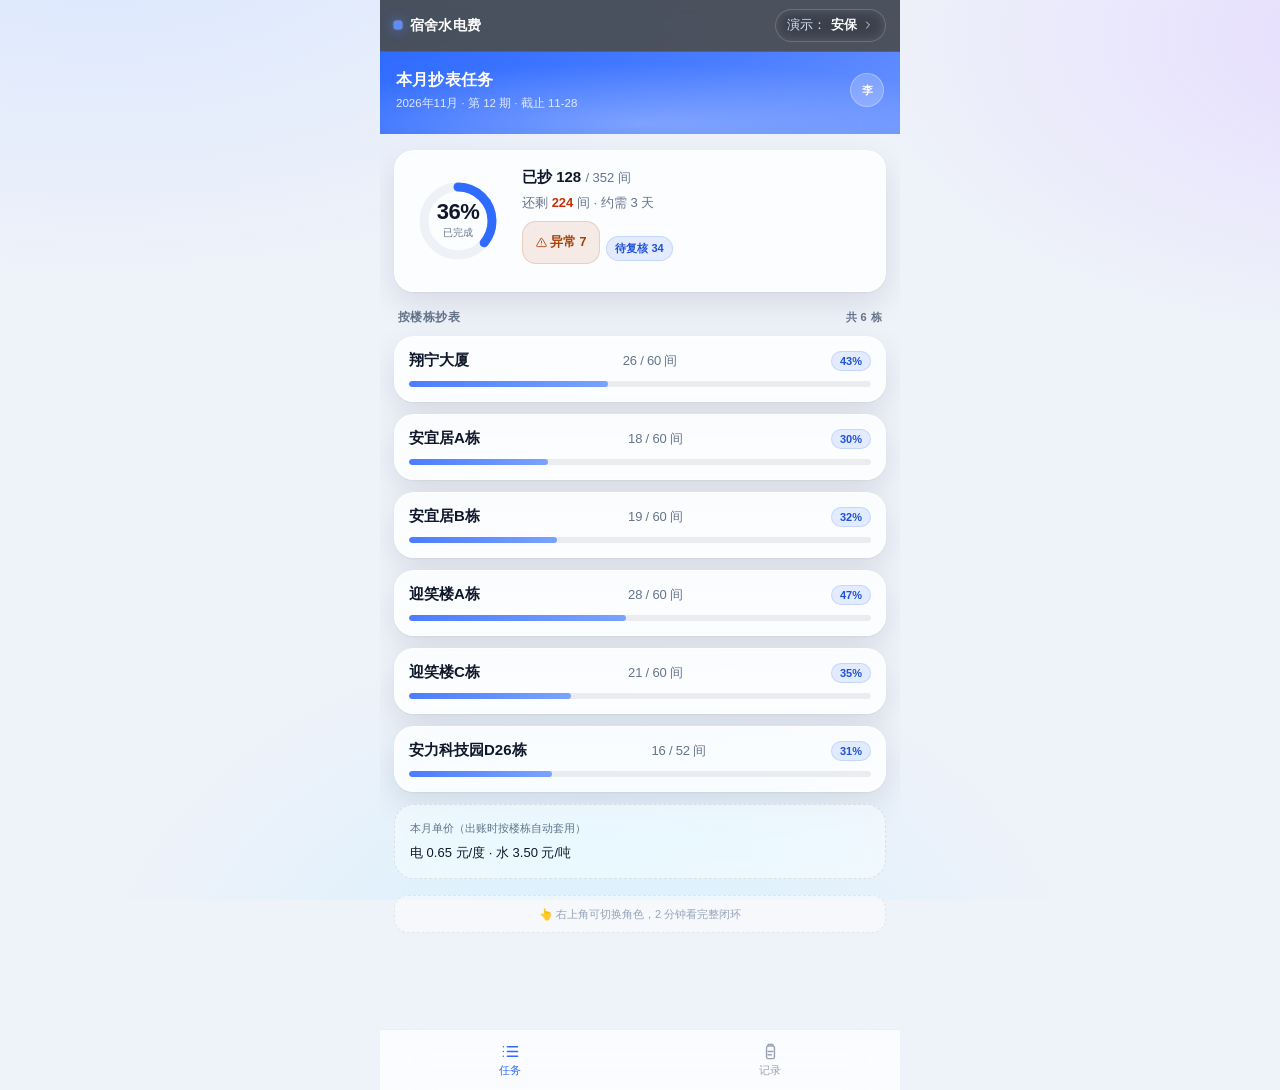
<file: index.html>
<!DOCTYPE html>
<html lang="zh-CN">
<head>
<meta charset="utf-8" />
<meta name="viewport" content="width=device-width, initial-scale=1, viewport-fit=cover" />
<title>宿舍水电费管理</title>
<meta name="theme-color" content="#0d1420" />
<meta name="description" content="宿舍水电费管理：拍照抄表、自动出账、员工确认、工资代扣" />
<link rel="manifest" href="manifest.webmanifest" />
<link rel="stylesheet" href="css/base.css" />
<link rel="stylesheet" href="css/components.css" />
<link rel="stylesheet" href="css/pages.css" />
</head>
<body>
<div id="app"></div>

<!-- 老浏览器兼容补丁：部分手机自带浏览器内核较旧，缺 closest / startsWith 会让页面"点不动" -->
<script>
(function () {
  if (!Element.prototype.matches) {
    Element.prototype.matches = Element.prototype.msMatchesSelector ||
      Element.prototype.webkitMatchesSelector;
  }
  if (!Element.prototype.closest) {
    Element.prototype.closest = function (sel) {
      var el = this;
      while (el && el.nodeType === 1) {
        if (el.matches && el.matches(sel)) return el;
        el = el.parentElement || el.parentNode;
      }
      return null;
    };
  }
  if (!String.prototype.startsWith) {
    String.prototype.startsWith = function (s, pos) {
      var p = pos || 0;
      return this.substring(p, p + s.length) === s;
    };
  }
})();
</script>

<script src="js/util.js"></script>
<script src="js/seed.js"></script>
<script src="js/store.js"></script>
<script src="js/domain.js"></script>
<script src="js/perm.js"></script>
<script src="js/ocr.js"></script>
<script src="js/ui.js"></script>
<script src="js/pages/guard.js"></script>
<script src="js/pages/supervisor.js"></script>
<script src="js/pages/manager.js"></script>
<script src="js/pages/finance.js"></script>
<script src="js/pages/admin.js"></script>
<script src="js/pages/report.js"></script>
<script src="js/pages/employee.js"></script>
<script src="js/router.js"></script>
<script src="js/app.js"></script>
</body>
</html>
</file>
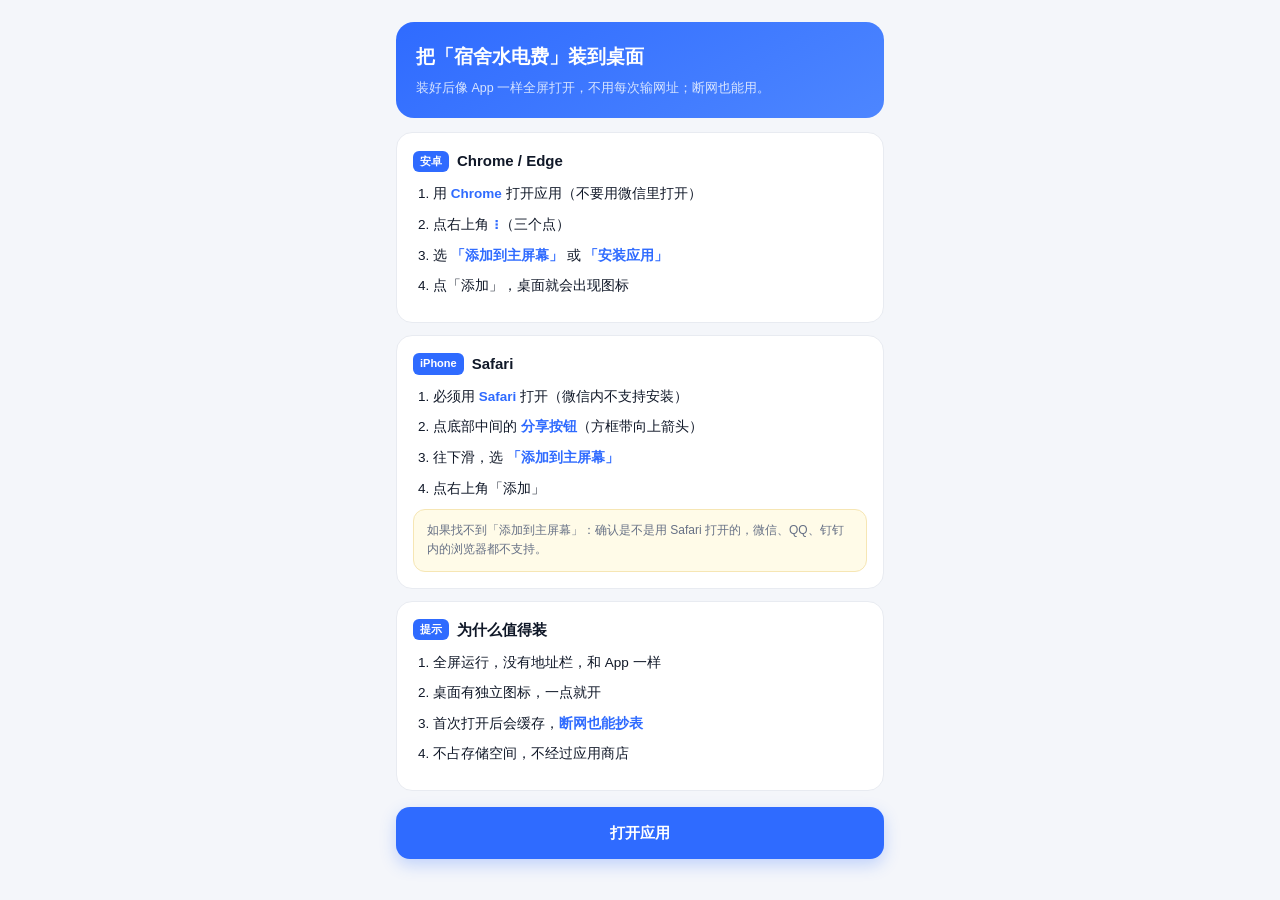
<file: install.html>
<!DOCTYPE html>
<html lang="zh-CN">
<head>
<meta charset="utf-8" />
<meta name="viewport" content="width=device-width, initial-scale=1, viewport-fit=cover" />
<title>安装到手机桌面 · 宿舍水电费管理</title>
<meta name="theme-color" content="#0d1420" />
<style>
  :root{--pri:#2f6bff;--ink:#101828;--sub:#667085;--line:#e8ebf1;--bg:#f4f6fa;}
  *{box-sizing:border-box}
  body{margin:0;background:var(--bg);color:var(--ink);
    font-family:-apple-system,BlinkMacSystemFont,"PingFang SC","Microsoft YaHei","Segoe UI",sans-serif;
    line-height:1.6;-webkit-font-smoothing:antialiased}
  .wrap{max-width:520px;margin:0 auto;padding:22px 16px 40px}
  .hero{background:linear-gradient(150deg,#2f6bff,#4d86ff);color:#fff;border-radius:18px;padding:20px;margin-bottom:14px}
  .hero h1{margin:0;font-size:19px}
  .hero p{margin:6px 0 0;font-size:12.5px;color:#d7e4ff}
  .card{background:#fff;border:1px solid var(--line);border-radius:16px;padding:16px;margin-bottom:12px}
  .card h2{margin:0 0 10px;font-size:15px;display:flex;align-items:center;gap:8px}
  .tag{font-size:11px;font-weight:700;color:#fff;background:var(--pri);border-radius:6px;padding:2px 7px}
  ol{margin:0;padding-left:20px}
  li{font-size:13.5px;margin-bottom:9px}
  li b{color:var(--pri)}
  .note{font-size:12px;color:var(--sub);background:#fffbe8;border:1px solid #f6e6b4;border-radius:12px;padding:11px 13px;margin-top:10px}
  .btn{display:block;text-align:center;background:var(--pri);color:#fff;text-decoration:none;
    border-radius:14px;padding:14px;font-weight:700;font-size:15px;margin-top:16px;
    box-shadow:0 6px 16px rgba(47,107,255,.26)}
  .installed{display:none;background:#e7f7f1;color:#0f9d6e;border:1px solid #bfe9d8;
    border-radius:12px;padding:12px 14px;font-size:13px;font-weight:600;margin-bottom:12px}
  .kbd{background:#f1f3f7;border-radius:5px;padding:1px 6px;font-size:12px}
</style>
</head>
<body>
<div class="wrap">
  <div class="hero">
    <h1>把「宿舍水电费」装到桌面</h1>
    <p>装好后像 App 一样全屏打开，不用每次输网址；断网也能用。</p>
  </div>

  <div id="installed" class="installed">✅ 已经装好了，返回到应用即可全屏使用。</div>

  <div class="card">
    <h2><span class="tag">安卓</span> Chrome / Edge</h2>
    <ol>
      <li>用 <b>Chrome</b> 打开应用（不要用微信里打开）</li>
      <li>点右上角 <b>⋮</b>（三个点）</li>
      <li>选 <b>「添加到主屏幕」</b> 或 <b>「安装应用」</b></li>
      <li>点「添加」，桌面就会出现图标</li>
    </ol>
  </div>

  <div class="card">
    <h2><span class="tag">iPhone</span> Safari</h2>
    <ol>
      <li>必须用 <b>Safari</b> 打开（微信内不支持安装）</li>
      <li>点底部中间的 <b>分享按钮</b>（方框带向上箭头）</li>
      <li>往下滑，选 <b>「添加到主屏幕」</b></li>
      <li>点右上角「添加」</li>
    </ol>
    <div class="note">如果找不到「添加到主屏幕」：确认是不是用 Safari 打开的，微信、QQ、钉钉内的浏览器都不支持。</div>
  </div>

  <div class="card">
    <h2><span class="tag">提示</span> 为什么值得装</h2>
    <ol>
      <li>全屏运行，没有地址栏，和 App 一样</li>
      <li>桌面有独立图标，一点就开</li>
      <li>首次打开后会缓存，<b>断网也能抄表</b></li>
      <li>不占存储空间，不经过应用商店</li>
    </ol>
  </div>

  <a class="btn" id="back" href="./index.html">打开应用</a>
</div>

<script>
  (function () {
    var standalone = (window.matchMedia && window.matchMedia('(display-mode: standalone)').matches)
      || window.navigator.standalone === true;
    if (standalone) document.getElementById('installed').style.display = 'block';
    // 带上来源参数，方便从扫码页返回
    if (location.search) {
      document.getElementById('back').href = './index.html' + location.search;
    }
  })();
</script>
</body>
</html>
</file>
<file: css/base.css>
/* 基础：设计变量 / 重置 / 布局 / 排版 / 顶部条
 * 视觉基调：iOS 玻璃质感 —— 半透明层 + 背景模糊 + 发丝边 + 柔和投影
 */
:root {
  /* 主色 */
  --pri: #2f6bff;
  --pri-d: #1f52d6;
  --pri-l: #eaf0ff;

  /* 中性色 */
  --ink: #0f172a;
  --sub: #64748b;
  --line: rgba(15, 23, 42, .08);

  /* 玻璃 */
  --glass: rgba(255, 255, 255, .62);
  --glass-strong: rgba(255, 255, 255, .82);
  --glass-line: rgba(255, 255, 255, .72);
  --glass-dark: rgba(13, 20, 32, .72);
  --blur: 20px;
  --blur-sm: 10px;

  /* 形状与投影 */
  --r: 20px;
  --r-sm: 14px;
  --shadow-1: 0 1px 2px rgba(16, 24, 40, .05);
  --shadow-2: 0 12px 32px rgba(16, 24, 40, .10);
  --shadow-3: 0 24px 60px rgba(16, 24, 40, .16);

  /* 背景 */
  --bg: #eef2f9;
}

* { box-sizing: border-box; -webkit-tap-highlight-color: transparent; }
html, body { margin: 0; padding: 0; }

body {
  font-family: -apple-system, BlinkMacSystemFont, "SF Pro SC", "PingFang SC", "Microsoft YaHei", "Segoe UI", sans-serif;
  color: var(--ink);
  font-size: 14px;
  line-height: 1.5;
  -webkit-font-smoothing: antialiased;
  text-rendering: optimizeLegibility;

  /* 三层柔光叠在浅灰底上，让玻璃有东西可以"透" */
  background:
    radial-gradient(1100px 620px at 8% -12%, #d9e6ff 0%, rgba(217, 230, 255, 0) 62%),
    radial-gradient(900px 520px at 108% 4%, #e6ddff 0%, rgba(230, 221, 255, 0) 58%),
    radial-gradient(860px 640px at 46% 112%, #d6f1ff 0%, rgba(214, 241, 255, 0) 58%),
    var(--bg);
  background-attachment: fixed;
  min-height: 100vh;
}

button, input, textarea { font-family: inherit; }
button { cursor: pointer; }
h1, h2, h3, p, ul { margin: 0; }
ul { padding: 0; list-style: none; }

/* ---------- 打开动画 & 无障碍 ---------- */
@keyframes viewIn {
  from { opacity: 0; transform: translateY(8px) scale(.996); }
  to { opacity: 1; transform: none; }
}
@keyframes fadeIn { from { opacity: 0; } to { opacity: 1; } }

.view {
  max-width: 520px;
  margin: 0 auto;
  min-height: calc(100dvh - 47px);
  display: flex;
  flex-direction: column;
  position: relative;
  overflow-x: hidden;
  animation: viewIn .26s cubic-bezier(.22, .8, .24, 1);
}
.view.wide { max-width: 1100px; }

.body { flex: 1; padding: 14px 14px 96px; }

@media (prefers-reduced-motion: reduce) {
  .view { animation: none; }
  * { transition: none !important; }
}


/* 吸顶导航 + 内容之间留出安全间距，避免标题被遮住 */
html { scroll-padding-top: 100px; }
.view > .body { padding-top: 16px; }

/* ---------- 排版 ---------- */
.t1 { font-size: 11px; }
.t2 { font-size: 13px; }
.t3 { font-size: 15px; }
.muted { color: var(--sub); }
.bad { color: #c4320a; }
.ok { color: #0f9d6e; }
.ink { color: var(--ink); }
.num {
  font-variant-numeric: tabular-nums;
  font-feature-settings: "tnum";
  letter-spacing: -.2px;
}
.center { text-align: center; }
.right { text-align: right; }
.hint { font-size: 11px; color: #94a3b8; margin-top: 6px; line-height: 1.65; }
.row { display: flex; align-items: center; gap: 10px; }
.between { display: flex; align-items: center; justify-content: space-between; gap: 10px; }

/* ---------- 玻璃通用类 ---------- */
.glass {
  background: var(--glass);
  -webkit-backdrop-filter: blur(var(--blur)) saturate(180%);
  backdrop-filter: blur(var(--blur)) saturate(180%);
  border: 1px solid var(--glass-line);
}
.glass-dark {
  background: var(--glass-dark);
  -webkit-backdrop-filter: blur(var(--blur)) saturate(160%);
  backdrop-filter: blur(var(--blur)) saturate(160%);
  border-bottom: 1px solid rgba(255, 255, 255, .08);
}
/* 不支持 backdrop-filter 的浏览器退回实色，保证可读 */
@supports not ((backdrop-filter: blur(1px)) or (-webkit-backdrop-filter: blur(1px))) {
  .glass, .glass-dark { background: #fff; }
  .glass-dark { background: #0d1420; }
}

/* ---------- 顶部品牌条 ---------- */
.topbar {
  position: sticky; top: 0; z-index: 60;
  max-width: 520px; margin: 0 auto; width: 100%;
  display: flex; align-items: center; gap: 12px;
  padding: 9px 14px; color: #fff;
  background: var(--glass-dark);
  -webkit-backdrop-filter: blur(var(--blur)) saturate(160%);
  backdrop-filter: blur(var(--blur)) saturate(160%);
  border-bottom: 1px solid rgba(255, 255, 255, .08);
}
body.wide .topbar { max-width: 1100px; }
.brand { display: flex; align-items: center; gap: 8px; font-weight: 700; font-size: 14px; letter-spacing: .2px; }
.brand i {
  width: 8px; height: 8px; border-radius: 3px; background: #5b8cff;
  box-shadow: 0 0 12px #3d7bff, 0 0 2px #fff;
}

/* ---------- 角色切换器 ---------- */
.roleswitch { margin-left: auto; position: relative; }
.roleswitch summary {
  list-style: none; cursor: pointer; font-size: 12.5px; color: #dbe6fb;
  background: rgba(255, 255, 255, .12);
  border: 1px solid rgba(255, 255, 255, .18);
  padding: 6px 11px; border-radius: 99px;
  display: flex; align-items: center; gap: 5px;
  transition: background .18s ease, transform .12s ease;
  -webkit-backdrop-filter: blur(8px);
  backdrop-filter: blur(8px);
}
.roleswitch summary:hover { background: rgba(255, 255, 255, .18); }
.roleswitch summary:active { transform: scale(.97); }
.roleswitch summary::-webkit-details-marker { display: none; }
.roleswitch summary b { color: #fff; }

.roleswitch .menu {
  position: absolute; right: 0; top: calc(100% + 10px); width: 240px;
  color: var(--ink); border-radius: 18px; padding: 7px;
  background: rgba(255, 255, 255, .88);
  -webkit-backdrop-filter: blur(28px) saturate(200%);
  backdrop-filter: blur(28px) saturate(200%);
  border: 1px solid rgba(255, 255, 255, .8);
  box-shadow: var(--shadow-3);
  z-index: 80;
  animation: viewIn .18s cubic-bezier(.22, .8, .24, 1);
}
.menu-t { font-size: 11px; color: var(--sub); padding: 8px 10px 5px; }
.roleswitch .menu button {
  width: 100%; display: flex; align-items: center; justify-content: space-between;
  gap: 8px; border: 0; background: transparent; color: var(--ink);
  padding: 10px 10px; border-radius: 11px; font-size: 13px; text-align: left;
  transition: background .15s ease;
}
.roleswitch .menu button:hover { background: rgba(47, 107, 255, .08); }
.roleswitch .menu button.on { background: var(--pri); color: #fff; font-weight: 600; }
.roleswitch .menu button.danger { color: #c4320a; }
.menu-sep { height: 1px; background: rgba(15, 23, 42, .08); margin: 6px 6px; }

/* ---------- 轻提示 ---------- */
.toast {
  position: fixed; left: 50%; bottom: 92px; transform: translateX(-50%);
  background: rgba(15, 23, 42, .88);
  -webkit-backdrop-filter: blur(16px) saturate(180%);
  backdrop-filter: blur(16px) saturate(180%);
  border: 1px solid rgba(255, 255, 255, .12);
  color: #fff; font-size: 13px;
  padding: 11px 16px; border-radius: 14px; z-index: 999; max-width: 82vw;
  box-shadow: var(--shadow-2);
  animation: toastIn .18s cubic-bezier(.22, .8, .24, 1);
}
.toast.out { opacity: 0; transition: opacity .3s ease; }
@keyframes toastIn {
  from { opacity: 0; transform: translate(-50%, 10px) scale(.98); }
  to { opacity: 1; transform: translate(-50%, 0) scale(1); }
}
</file>
<file: css/components.css>
/* 通用组件：玻璃卡片 / 按钮 / 徽章 / 列表 / 进度条 */

/* ---------- 卡片 ---------- */
.card {
  background: var(--glass-strong);
  -webkit-backdrop-filter: blur(var(--blur)) saturate(180%);
  backdrop-filter: blur(var(--blur)) saturate(180%);
  border: 1px solid var(--glass-line);
  border-radius: var(--r);
  padding: 15px;
  box-shadow: var(--shadow-1), var(--shadow-2);
  margin-bottom: 12px;
  display: block;
  width: 100%;
  text-align: left;
  color: inherit;
  font-size: inherit;
  transition: transform .16s cubic-bezier(.22, .8, .24, 1), box-shadow .2s ease;
}
@supports not ((backdrop-filter: blur(1px)) or (-webkit-backdrop-filter: blur(1px))) {
  .card { background: #fff; }
}
.card.tight { padding: 12px; }
.card.soft {
  background: rgba(255, 255, 255, .48);
  border-style: dashed;
  border-color: rgba(15, 23, 42, .10);
  box-shadow: none;
}
.card.notice {
  background: rgba(255, 246, 219, .82);
  border-color: rgba(230, 190, 90, .35);
  font-size: 12.5px;
  color: #8a5b00;
  display: flex;
  gap: 8px;
  align-items: center;
}
/* 可点的卡片按下有回弹，给出"按到了"的确认感 */
button.card:active, a.card:active { transform: scale(.985); }
@media (hover: hover) {
  button.card:hover { box-shadow: var(--shadow-1), 0 16px 40px rgba(16, 24, 40, .13); transform: translateY(-1px); }
}

/* ---------- 徽章 ---------- */
.chip {
  display: inline-flex; align-items: center; gap: 3px; font-size: 11px; font-weight: 600;
  padding: 3px 8px; border-radius: 99px; white-space: nowrap;
  border: 1px solid transparent;
}
.chip.todo { background: rgba(241, 243, 247, .9); color: #667085; border-color: rgba(15, 23, 42, .06); }
.chip.pri { background: rgba(47, 107, 255, .12); color: #1f52d6; border-color: rgba(47, 107, 255, .16); }
.chip.done { background: rgba(15, 157, 110, .12); color: #0b7f59; border-color: rgba(15, 157, 110, .18); }
.chip.warn { background: rgba(181, 71, 8, .10); color: #a34107; border-color: rgba(181, 71, 8, .18); }
.chip.bad { background: rgba(196, 50, 10, .10); color: #b02c08; border-color: rgba(196, 50, 10, .18); }

/* ---------- 按钮 ---------- */
.btn {
  display: flex; align-items: center; justify-content: center; gap: 6px;
  border: 0; border-radius: 16px; height: 48px; font-size: 15px; font-weight: 600;
  background: linear-gradient(180deg, #4b7dff 0%, #2f6bff 100%);
  color: #fff; width: 100%;
  box-shadow: 0 1px 0 rgba(255, 255, 255, .28) inset, 0 8px 20px rgba(47, 107, 255, .28);
  transition: transform .12s cubic-bezier(.22, .8, .24, 1), box-shadow .2s ease, filter .2s ease;
  letter-spacing: .2px;
}
.btn:active { transform: scale(.975); box-shadow: 0 1px 0 rgba(255, 255, 255, .2) inset, 0 4px 12px rgba(47, 107, 255, .24); }
@media (hover: hover) { .btn:hover { filter: brightness(1.03); } }

.btn.ghost {
  background: rgba(255, 255, 255, .72);
  -webkit-backdrop-filter: blur(10px);
  backdrop-filter: blur(10px);
  color: #344054;
  border: 1px solid rgba(15, 23, 42, .08);
  box-shadow: var(--shadow-1);
}
.btn.soft { background: rgba(47, 107, 255, .10); color: #1f52d6; box-shadow: none; }
.btn.danger { background: rgba(196, 50, 10, .10); color: #b02c08; border: 1px solid rgba(196, 50, 10, .16); box-shadow: none; }
.btn.sm {
  height: 34px; font-size: 12.5px; border-radius: 11px; width: auto; padding: 0 14px;
  box-shadow: 0 6px 14px rgba(47, 107, 255, .18); display: inline-flex;
}
.btn.sm.ghost, .btn.sm.soft, .btn.sm.danger { box-shadow: none; }

/* 键盘可达性 */
.btn:focus-visible, .card:focus-visible, .listline:focus-visible {
  outline: 2px solid var(--pri);
  outline-offset: 2px;
}

/* ---------- 进度条 ---------- */
.pbar { height: 6px; border-radius: 99px; background: rgba(15, 23, 42, .07); overflow: hidden; }
.pbar i {
  display: block; height: 100%; border-radius: 99px;
  background: linear-gradient(90deg, #4b7dff, #7aa2ff);
  transition: width .5s cubic-bezier(.22, .8, .24, 1);
}

/* ---------- 列表行 ---------- */
.listline {
  display: flex; align-items: center; gap: 10px; padding: 12px 2px;
  border-bottom: 1px solid rgba(15, 23, 42, .06);
  width: 100%; background: none; border-left: 0; border-right: 0; border-top: 0;
  text-align: left; color: inherit; font-size: inherit;
  transition: background .15s ease;
}
.listline:last-child { border-bottom: 0; }
.listline:active { background: rgba(47, 107, 255, .06); }
.listline.static { cursor: default; }
.listline.static:active { background: none; }

.roomno {
  width: 38px; height: 38px; flex: 0 0 38px; border-radius: 12px;
  background: rgba(15, 23, 42, .05);
  display: flex; align-items: center; justify-content: center;
  font-size: 11px; font-weight: 800; color: #667085;
}
.roomno.done { background: rgba(15, 157, 110, .12); color: #0b7f59; }
.ll-main { flex: 1; min-width: 0; display: flex; flex-direction: column; gap: 1px; }
.ll-right { display: flex; flex-direction: column; align-items: flex-end; }
.arrow { color: #c3cad6; margin-left: auto; display: flex; }
.floor { font-size: 11px; color: #94a3b8; padding: 10px 4px 4px; font-weight: 600; }

/* ---------- 空态 ---------- */
.empty { padding: 48px 24px; text-align: center; color: var(--sub); }
.empty-ic {
  width: 58px; height: 58px; border-radius: 20px;
  background: rgba(47, 107, 255, .10);
  color: var(--pri);
  display: flex; align-items: center; justify-content: center; margin: 0 auto 14px;
  box-shadow: 0 1px 0 rgba(255, 255, 255, .6) inset;
}
.empty-t { font-size: 15px; font-weight: 700; color: var(--ink); }
.empty-d { font-size: 12px; margin: 6px 0 14px; line-height: 1.7; }

.money { font-variant-numeric: tabular-nums; letter-spacing: -.2px; }
</file>
<file: css/pages.css>
/* 页面级样式：沿用 iOS 玻璃语言 */

/* ---------- 头部渐变区 ---------- */
.hero {
  background: linear-gradient(150deg, #2f6bff 0%, #4a7dff 55%, #6a93ff 100%);
  color: #fff; padding: 16px 16px 22px;
  position: relative; overflow: hidden;
}
.hero::after {
  content: ""; position: absolute; inset: auto -20% -60% -20%; height: 120px;
  background: radial-gradient(closest-side, rgba(255, 255, 255, .28), transparent);
  pointer-events: none;
}
.hero h1 { font-size: 16px; font-weight: 700; letter-spacing: .2px; }
.hero p { font-size: 11.5px; color: rgba(255, 255, 255, .82); margin-top: 3px; }
.avatar {
  width: 34px; height: 34px; border-radius: 50%;
  background: rgba(255, 255, 255, .22);
  border: 1px solid rgba(255, 255, 255, .3);
  -webkit-backdrop-filter: blur(8px); backdrop-filter: blur(8px);
  display: flex; align-items: center; justify-content: center; font-size: 11px; font-weight: 700;
}

/* ---------- 导航条（玻璃） ---------- */
.nav {
  display: flex; align-items: center; gap: 10px; padding: 11px 14px;
  position: sticky; top: 47px; z-index: 40;
  background: rgba(255, 255, 255, .74);
  -webkit-backdrop-filter: blur(var(--blur)) saturate(180%);
  backdrop-filter: blur(var(--blur)) saturate(180%);
  border-bottom: 1px solid rgba(15, 23, 42, .06);
}
@supports not ((backdrop-filter: blur(1px)) or (-webkit-backdrop-filter: blur(1px))) {
  .nav { background: #fff; }
}
.nav .back {
  width: 32px; height: 32px; border-radius: 11px; padding: 0;
  border: 1px solid rgba(15, 23, 42, .08);
  background: rgba(255, 255, 255, .8);
  display: flex; align-items: center; justify-content: center; color: #344054;
  transition: transform .12s ease, background .15s ease;
}
.nav .back:active { transform: scale(.94); }
.nav-mid { flex: 1; min-width: 0; }
.nav-mid h1 { font-size: 16px; font-weight: 700; letter-spacing: .2px; }
.nav-mid p { font-size: 11px; color: var(--sub); }
.nav-right { font-size: 11px; color: var(--sub); }

/* ---------- 进度卡 ---------- */
.prog { display: flex; align-items: center; gap: 16px; }
.ring { position: relative; flex: 0 0 auto; }
.ring svg { transform: rotate(-90deg); display: block; }
.ring-ctr { position: absolute; inset: 0; display: flex; flex-direction: column; align-items: center; justify-content: center; }
.ring-ctr b { font-size: 22px; line-height: 1; letter-spacing: -.5px; }
.ring-ctr i { font-size: 9.5px; color: var(--sub); font-style: normal; margin-top: 3px; }
.prog-info { flex: 1; }

.sec-title {
  display: flex; align-items: center; justify-content: space-between;
  margin: 16px 4px 10px; font-size: 12px; font-weight: 700; color: var(--sub);
  letter-spacing: .4px;
}

/* ---------- 楼栋卡片 ---------- */
.bld { padding: 14px; }
.bld .between { margin-bottom: 10px; }
.guide {
  text-align: center; font-size: 11px; color: #94a3b8; margin: 16px 0 0; padding: 10px;
  border-radius: 14px;
  background: rgba(255, 255, 255, .45);
  border: 1px dashed rgba(15, 23, 42, .08);
}

/* ---------- 底部 Tab（玻璃） ---------- */
.tabbar {
  position: sticky; bottom: 0; z-index: 50; display: flex; margin-top: auto;
  padding-bottom: env(safe-area-inset-bottom);
  background: rgba(255, 255, 255, .78);
  -webkit-backdrop-filter: blur(24px) saturate(180%);
  backdrop-filter: blur(24px) saturate(180%);
  border-top: 1px solid rgba(15, 23, 42, .06);
}
@supports not ((backdrop-filter: blur(1px)) or (-webkit-backdrop-filter: blur(1px))) {
  .tabbar { background: #fff; }
}
.tabbar .tab {
  flex: 1; display: flex; flex-direction: column; align-items: center; justify-content: center;
  gap: 3px; height: 60px; border: 0; background: none; font-size: 10.5px; color: #98a2b3;
  transition: color .15s ease, transform .12s ease;
}
.tabbar .tab:active { transform: scale(.94); }
.tabbar .tab.on { color: var(--pri); }
.tab-ic { display: flex; }

/* ---------- 抄表录入 ---------- */
.meter-card { padding: 14px; }
.meter-row { display: flex; gap: 12px; }
.thumb {
  width: 106px; height: 104px; flex: 0 0 106px; border-radius: 14px; padding: 0;
  border: 1.5px dashed rgba(15, 23, 42, .14);
  background: rgba(255, 255, 255, .5);
  color: #8a94a6;
  display: flex; flex-direction: column; align-items: center; justify-content: center; gap: 5px;
  font-size: 11px;
  transition: transform .12s ease, border-color .15s ease;
}
.thumb:active { transform: scale(.97); }
.thumb.has { border: 0; padding: 0; overflow: hidden; box-shadow: var(--shadow-1); }

.meter {
  display: flex; flex-direction: column; justify-content: space-between;
  background: linear-gradient(180deg, #1b212b, #12161d);
  border-radius: 12px; overflow: hidden; height: 104px; width: 100%;
  border: 1px solid rgba(255, 255, 255, .08);
}
.meter .mh { display: flex; justify-content: space-between; font-size: 7px; color: #9fb0c9; padding: 4px 6px 0; }
.meter .digits { display: flex; gap: 2px; justify-content: center; padding: 2px 0; }
.meter .digits span {
  background: #e9edf2; color: #111; font-weight: 800; font-size: 10px;
  padding: 1px 2px; border-radius: 2px; font-variant-numeric: tabular-nums;
  box-shadow: 0 1px 0 rgba(255, 255, 255, .8) inset;
}
.meter .digits span.red { background: #e5484d; color: #fff; }
.meter .wm { font-size: 6px; color: #8ea0bf; background: rgba(0, 0, 0, .38); padding: 2px 5px; }

.meter-input { flex: 1; min-width: 0; }
.numin {
  width: 100%; border: 1.5px solid rgba(15, 23, 42, .08);
  background: rgba(255, 255, 255, .72);
  border-radius: 14px; font-size: 28px; font-weight: 800; padding: 9px 12px;
  color: var(--ink); outline: none;
  font-variant-numeric: tabular-nums; letter-spacing: 1px;
  transition: border-color .15s ease, box-shadow .18s ease, background .15s ease;
}
.numin:focus {
  border-color: var(--pri); background: #fff;
  box-shadow: 0 0 0 4px rgba(47, 107, 255, .12);
}
.numin.err {
  border-color: rgba(196, 50, 10, .55);
  background: rgba(253, 236, 235, .75);
  color: #b02c08;
  animation: shake .18s ease 2;
}
.numin.err:focus { border-color: #c4320a; background: rgba(253, 236, 235, .9); box-shadow: 0 0 0 4px rgba(196, 50, 10, .12); }
@keyframes shake {
  0% { transform: translateX(0); }
  50% { transform: translateX(-3px); }
  100% { transform: translateX(0); }
}
.calc { font-size: 11.5px; color: var(--sub); margin-top: 6px; }
.calc b { color: var(--ink); font-size: 12.5px; }

.warn {
  background: rgba(254, 244, 230, .85);
  border: 1px solid rgba(230, 190, 90, .4);
  border-radius: 14px; padding: 11px 13px; margin-bottom: 12px;
  font-size: 12.5px; color: #a34107;
}
.warn.block { background: rgba(253, 236, 235, .9); border-color: rgba(196, 50, 10, .25); color: #b02c08; }
.warn div { display: flex; gap: 6px; align-items: flex-start; }
.req { color: #c4320a; font-weight: 700; }
textarea {
  width: 100%; border: 1.5px solid rgba(15, 23, 42, .08);
  background: rgba(255, 255, 255, .72);
  border-radius: 13px; padding: 10px 12px; font-size: 13px;
  resize: none; outline: none; color: var(--ink);
  transition: border-color .15s ease, box-shadow .18s ease;
}
textarea:focus { border-color: var(--pri); background: #fff; box-shadow: 0 0 0 4px rgba(47, 107, 255, .12); }

/* ---------- 底部操作条（玻璃） ---------- */
.footbar {
  position: sticky; bottom: 0; z-index: 45;
  padding: 11px 14px calc(13px + env(safe-area-inset-bottom));
  background: rgba(255, 255, 255, .82);
  -webkit-backdrop-filter: blur(24px) saturate(180%);
  backdrop-filter: blur(24px) saturate(180%);
  border-top: 1px solid rgba(15, 23, 42, .06);
}
@supports not ((backdrop-filter: blur(1px)) or (-webkit-backdrop-filter: blur(1px))) {
  .footbar { background: #fff; }
}
.total { font-size: 21px; color: #c4320a; letter-spacing: -.4px; }
.rules { margin-top: 8px; }
.rules li { font-size: 11px; color: var(--sub); line-height: 1.9; }

/* ---------- 底部弹层（玻璃） ---------- */
.mask {
  position: fixed; inset: 0; z-index: 90;
  background: rgba(15, 23, 42, .38);
  -webkit-backdrop-filter: blur(2px); backdrop-filter: blur(2px);
  display: flex; align-items: flex-end;
  animation: fadeIn .18s ease;
}
.mask .sheet {
  width: 100%; max-width: 520px; margin: 0 auto;
  background: rgba(255, 255, 255, .92);
  -webkit-backdrop-filter: blur(28px) saturate(200%);
  backdrop-filter: blur(28px) saturate(200%);
  border-radius: 24px 24px 0 0;
  border: 1px solid rgba(255, 255, 255, .8);
  border-bottom: 0;
  padding: 18px 16px calc(20px + env(safe-area-inset-bottom));
  animation: sheetUp .26s cubic-bezier(.22, .8, .24, 1);
}
@keyframes sheetUp { from { transform: translateY(48px); opacity: .5; } to { transform: none; opacity: 1; } }
.sheet h3 { font-size: 15px; margin-bottom: 4px; letter-spacing: .2px; }
.sheet .radio {
  display: flex; align-items: center; gap: 9px; padding: 12px;
  border: 1px solid rgba(15, 23, 42, .08); border-radius: 12px;
  margin-top: 8px; font-size: 13.5px; background: rgba(255, 255, 255, .7);
  width: 100%; text-align: left; color: inherit;
  transition: background .15s ease, border-color .15s ease, transform .12s ease;
}
.sheet .radio:active { transform: scale(.99); }
.sheet .radio.on { border-color: rgba(47, 107, 255, .5); background: rgba(47, 107, 255, .10); color: #1f52d6; font-weight: 600; }
.sheet .radio .c { width: 15px; height: 15px; border-radius: 99px; border: 1.5px solid #c7cfdd; flex: 0 0 auto; }
.sheet .radio.on .c { border: 5px solid var(--pri); }

/* ---------- 拍照页 ---------- */
.camera-screen { background: #0a0e14; flex: 1; display: flex; flex-direction: column; color: #fff; }
.viewfinder {
  position: relative; flex: 1; margin: 8px 16px 0; border-radius: 20px;
  background: radial-gradient(120% 90% at 50% 20%, #1a2029, #0d1117);
  display: flex; align-items: center; justify-content: center; min-height: 260px; overflow: hidden;
  border: 1px solid rgba(255, 255, 255, .08);
}
.viewfinder .frame {
  position: absolute; inset: 14px; border: 2px dashed rgba(255, 255, 255, .3);
  border-radius: 14px;
}
.viewfinder .big-meter { width: 78%; }
.viewfinder .big-meter .meter { height: 124px; }
.cam-badge {
  position: absolute; left: 14px; top: 14px; background: rgba(0, 0, 0, .55);
  color: #fff; font-size: 10px; padding: 4px 9px; border-radius: 8px;
  -webkit-backdrop-filter: blur(6px); backdrop-filter: blur(6px);
}
.cam-sim {
  position: absolute; right: 14px; bottom: 14px; color: #8ea0bf; font-size: 9.5px;
  background: rgba(0, 0, 0, .42); padding: 4px 8px; border-radius: 8px;
}
.cam-tip { font-size: 11px; color: #8ea0bf; text-align: center; margin: 12px 0; }
.cam-actions { display: flex; gap: 12px; padding: 0 18px 24px; }
.cam-actions .btn { flex: 1; }


/* 员工账单：账期大字 */
.bill-period {
  font-size: 26px; font-weight: 800; letter-spacing: -.6px;
  margin: 14px 0 2px; line-height: 1.2;
}

/* ---------- 员工端 ---------- */
.bill-hero {
  background: linear-gradient(150deg, #0f3f8f 0%, #2f6bff 60%, #5b8cff 100%);
  color: #fff; padding: 16px 16px 48px;
  position: relative; overflow: hidden;
}
.bill-hero::after {
  content: ""; position: absolute; right: -30%; top: -60%; width: 70%; height: 160%;
  background: radial-gradient(closest-side, rgba(255, 255, 255, .22), transparent);
}
.amount { font-size: 40px; font-weight: 800; letter-spacing: -1.2px; margin-top: 8px; }
.dashed { border-top: 1px dashed rgba(15, 23, 42, .10); margin: 15px 0 11px; }
.line-item { display: flex; align-items: center; justify-content: space-between; gap: 10px; margin-bottom: 8px; font-size: 12px; }
.line-item:last-child { margin-bottom: 0; }
.detail-table { width: 100%; border-collapse: collapse; font-size: 12.5px; }
.detail-table th { text-align: left; font-weight: 600; color: var(--sub); font-size: 11px; padding: 4px 0; }
.detail-table td { padding: 10px 0; }
.detail-table tr + tr { border-top: 1px solid rgba(15, 23, 42, .06); }

/* ---------- 后台 ---------- */
/* 单价设置：卡片式，不依赖横向滚动 */
.pricegrid { display: grid; grid-template-columns: repeat(auto-fill, minmax(280px, 1fr)); gap: 12px; padding: 14px; }
.pcard {
  border: 1px solid rgba(15, 23, 42, .07); border-radius: 14px; padding: 13px 14px;
  background: rgba(255, 255, 255, .68);
}
.pc-head { display: flex; align-items: center; justify-content: space-between; gap: 8px; margin-bottom: 6px; }
.pc-head b { font-size: 14px; }
.pc-cur { font-size: 11.5px; color: var(--sub); margin-bottom: 10px; }
.pc-cur b { color: var(--ink); font-variant-numeric: tabular-nums; }
.pc-row { display: flex; gap: 10px; }
.pc-f { display: flex; flex-direction: column; gap: 4px; font-size: 11px; color: var(--sub); margin-bottom: 9px; flex: 1; }
.pc-f .cell-input { max-width: none; }
.pc-foot { display: flex; justify-content: flex-end; align-items: center; min-height: 34px; }

/* 返回上一级 */
.backlink {
  display: inline-flex; align-items: center; gap: 5px; margin-bottom: 12px;
  padding: 6px 12px 6px 9px; border-radius: 999px; font-size: 12.5px;
  border: 1px solid rgba(15, 23, 42, .08); background: rgba(255, 255, 255, .7);
  color: #344054; -webkit-backdrop-filter: blur(10px); backdrop-filter: blur(10px);
  transition: transform .12s ease, background .15s ease;
}
.backlink:active { transform: scale(.97); }
.backlink:hover { background: #fff; }

/* 搜索框 */
.searchbar {
  display: flex; align-items: center; gap: 8px; margin-bottom: 14px;
  padding: 6px 6px 6px 12px; border-radius: 14px;
  background: rgba(255, 255, 255, .72);
  -webkit-backdrop-filter: blur(16px) saturate(180%);
  backdrop-filter: blur(16px) saturate(180%);
  border: 1px solid rgba(255, 255, 255, .78);
  box-shadow: var(--shadow-1);
  max-width: 520px;
}
.sb-ic { display: flex; color: #94a3b8; }
.sb-input {
  flex: 1; min-width: 0; border: 0; background: transparent; outline: none;
  font-size: 13px; color: var(--ink); padding: 6px 0;
  -webkit-appearance: none;
}
.sb-input::-webkit-search-cancel-button { display: none; }
.sb-clear {
  border: 0; background: rgba(15, 23, 42, .06); color: #667085;
  width: 22px; height: 22px; border-radius: 99px; font-size: 14px; line-height: 1;
  display: flex; align-items: center; justify-content: center; padding: 0;
}
.sb-go { flex: 0 0 auto; height: 32px; padding: 0 14px; }
.search-tip { font-size: 11.5px; color: var(--sub); margin: -6px 4px 12px; }
.search-tip b { color: var(--pri); }

/* 账期选择器 */
.periodbar {
  display: inline-flex; align-items: center; gap: 6px; margin-bottom: 14px;
  padding: 5px 6px; border-radius: 999px; flex-wrap: wrap;
  background: rgba(255, 255, 255, .62);
  -webkit-backdrop-filter: blur(16px) saturate(180%);
  backdrop-filter: blur(16px) saturate(180%);
  border: 1px solid rgba(255, 255, 255, .7);
  box-shadow: var(--shadow-1);
}
.pb-lab { font-size: 11px; color: var(--sub); padding: 0 4px 0 8px; }
.pchip {
  border: 0; background: transparent; padding: 7px 14px; border-radius: 999px;
  font-size: 12.5px; color: #4a566b; font-variant-numeric: tabular-nums;
  transition: background .15s ease, color .15s ease, transform .12s ease;
}
.pchip:hover { background: rgba(47, 107, 255, .08); }
.pchip:active { transform: scale(.96); }
.pchip.on { background: var(--pri); color: #fff; font-weight: 600; box-shadow: 0 6px 14px rgba(47, 107, 255, .25); }

.subnav {
  display: inline-flex; gap: 4px; margin-bottom: 16px; padding: 5px;
  border-radius: 14px;
  background: rgba(255, 255, 255, .62);
  -webkit-backdrop-filter: blur(16px) saturate(180%);
  backdrop-filter: blur(16px) saturate(180%);
  border: 1px solid rgba(255, 255, 255, .7);
  box-shadow: var(--shadow-1);
}
.subnav button {
  border: 0; background: transparent; padding: 8px 16px; border-radius: 10px;
  font-size: 13px; color: #4a566b; transition: background .15s ease, color .15s ease;
}
.subnav button:hover { background: rgba(47, 107, 255, .08); }
.subnav button.on { background: var(--pri); color: #fff; font-weight: 600; box-shadow: 0 6px 14px rgba(47, 107, 255, .25); }

.panel {
  background: rgba(255, 255, 255, .84);
  -webkit-backdrop-filter: blur(16px) saturate(180%);
  backdrop-filter: blur(16px) saturate(180%);
  border-radius: 16px; border: 1px solid rgba(255, 255, 255, .75);
  box-shadow: var(--shadow-1), 0 10px 30px rgba(16, 24, 40, .06);
  overflow: hidden; margin-bottom: 16px;
}
.panel .ph {
  padding: 13px 16px; border-bottom: 1px solid rgba(15, 23, 42, .06);
  display: flex; align-items: center; gap: 10px; font-size: 13.5px; font-weight: 700;
}
.panel .ph .r { margin-left: auto; display: flex; gap: 8px; align-items: center; }

/* 表格关键列不换行：房间号、住户、操作等短列保持一行，备注类仍可换行 */
.tbl td, .tbl th { white-space: nowrap; }
/* 备注类内容允许换行，避免撑破列宽 */
.tbl td .t1, .tbl td .t2, .tbl td .sub-note { white-space: normal; }
.tbl td .sub-note { display: block; margin-top: 2px; line-height: 1.4; }

.tbl { width: 100%; border-collapse: collapse; font-size: 12.5px; background: transparent; }

/* 宽表格在手机上横向滑动，而不是被页面裁掉 */
.table-scroll {
  width: 100%;
  overflow-x: auto;
  -webkit-overflow-scrolling: touch;
  overscroll-behavior-x: contain;
  scrollbar-width: thin;
  background:
    linear-gradient(to right, rgba(255, 255, 255, 0) 92%, rgba(15, 23, 42, .05)) right / 24px 100% no-repeat;
}
.table-scroll::-webkit-scrollbar { height: 6px; }
.table-scroll::-webkit-scrollbar-thumb { background: rgba(15, 23, 42, .18); border-radius: 99px; }
.table-scroll::-webkit-scrollbar-track { background: transparent; }
.table-scroll > .tbl { min-width: 100%; }
.tbl th {
  text-align: left; font-weight: 600; color: var(--sub); font-size: 11.5px;
  padding: 10px 12px; background: rgba(255, 255, 255, .5);
  border-bottom: 1px solid rgba(15, 23, 42, .06); white-space: nowrap;
}
.tbl td { padding: 10px 12px; border-bottom: 1px solid rgba(15, 23, 42, .05); vertical-align: middle; }
.tbl tr:last-child td { border-bottom: 0; }
.tbl tbody tr { transition: background .15s ease; }
.tbl tbody tr:hover { background: rgba(47, 107, 255, .04); }

.kpis { display: grid; grid-template-columns: repeat(4, 1fr); gap: 12px; margin-bottom: 16px; }
.kpi {
  background: rgba(255, 255, 255, .82);
  -webkit-backdrop-filter: blur(16px) saturate(180%);
  backdrop-filter: blur(16px) saturate(180%);
  border-radius: 16px; padding: 14px 16px;
  border: 1px solid rgba(255, 255, 255, .75);
  box-shadow: var(--shadow-1), 0 10px 26px rgba(16, 24, 40, .06);
  transition: transform .16s ease, box-shadow .2s ease;
}
.kpi:hover { transform: translateY(-2px); box-shadow: var(--shadow-1), 0 16px 36px rgba(16, 24, 40, .10); }
.kpi .lab { font-size: 11.5px; color: var(--sub); }
.kpi .val { font-size: 25px; font-weight: 800; margin-top: 6px; letter-spacing: -.6px; }
.kpi .val small { font-size: 11px; font-weight: 600; color: #98a2b3; margin-left: 3px; letter-spacing: 0; }
.kpi .trend { font-size: 10.5px; color: #98a2b3; margin-top: 4px; }

.timeline { padding: 8px 6px; }
.timeline li { display: flex; gap: 11px; padding: 9px 8px; position: relative; }
.timeline li .d { width: 9px; height: 9px; border-radius: 99px; background: #cfd7e3; margin-top: 5px; flex: 0 0 auto; }
.timeline li.ok .d { background: #0f9d6e; box-shadow: 0 0 0 3px rgba(15, 157, 110, .14); }
.timeline li.now .d { background: var(--pri); box-shadow: 0 0 0 3px rgba(47, 107, 255, .16); }
.timeline li::before {
  content: ""; position: absolute; left: 12px; top: 16px; bottom: -4px; width: 1px;
  background: rgba(15, 23, 42, .08);
}
.timeline li:last-child::before { display: none; }

.note-bar {
  padding: 11px 14px; background: rgba(255, 255, 255, .45);
  border-bottom: 1px solid rgba(15, 23, 42, .05); font-size: 12px; color: #667085;
}
.cols { display: grid; grid-template-columns: 1.4fr 1fr; gap: 16px; }
.thumbs { display: flex; gap: 4px; }
.mini-meter { display: block; width: 46px; }
.mini-meter .meter { height: 50px; border-radius: 8px; }
.mini-meter .mh, .mini-meter .wm { display: none; }
.mini-meter .digits span { font-size: 7px; padding: 0 1px; }

.cell-input {
  border: 1.5px solid rgba(15, 23, 42, .08); border-radius: 10px; padding: 7px 10px;
  font-size: 12.5px; width: 100%; max-width: 170px; font-family: inherit;
  background: rgba(255, 255, 255, .8); color: var(--ink);
  transition: border-color .15s ease, box-shadow .15s ease;
}
.cell-input.num { max-width: 74px; }
.cell-input:focus { border-color: var(--pri); outline: none; box-shadow: 0 0 0 3px rgba(47, 107, 255, .12); }

.note {
  background: rgba(255, 255, 255, .7); border: 1px dashed rgba(15, 23, 42, .12);
  border-radius: 14px; padding: 13px 15px; font-size: 12px; color: #5a6a82; line-height: 1.75;
  width: 966px; max-width: 100%;
}

@media (max-width: 860px) {
  .cols { grid-template-columns: 1fr; }
  .kpis { grid-template-columns: repeat(2, 1fr); }
}
@media (max-width: 720px) {
  .kpis { grid-template-columns: repeat(2, 1fr); }
  .tbl { font-size: 12px; }
}

/* ---------- 楼栋明细：概览 + 楼层分组 + 房间卡 ---------- */
.ovcard {
  display: grid; grid-template-columns: 180px 1fr; grid-template-rows: auto auto;
  gap: 12px 22px; align-items: center;
  background: rgba(255, 255, 255, .84);
  -webkit-backdrop-filter: blur(16px) saturate(180%);
  backdrop-filter: blur(16px) saturate(180%);
  border: 1px solid rgba(255, 255, 255, .78);
  border-radius: var(--r); padding: 18px 20px;
  box-shadow: var(--shadow-1), 0 12px 30px rgba(16, 24, 40, .07);
  margin-bottom: 14px;
}
.ov-left { grid-row: 1 / span 2; }
.ov-pct { font-size: 38px; font-weight: 800; letter-spacing: -1.4px; line-height: 1.1; }
.ov-pct small { font-size: 14px; font-weight: 700; color: var(--sub); margin-left: 2px; letter-spacing: 0; }
.ov-lab { font-size: 11.5px; color: var(--sub); margin: 2px 0 9px; }
.ov-bar { height: 8px; }
.ov-grid { grid-column: 2; display: grid; grid-template-columns: repeat(4, 1fr); gap: 10px; }
.ov-item {
  display: flex; flex-direction: column; gap: 1px; padding: 9px 12px;
  border-radius: 12px; background: rgba(15, 23, 42, .035);
}
.ov-item.warn { background: rgba(181, 71, 8, .09); }
.ov-item.warn b { color: #b02c08; }
.ov-k { font-size: 10.5px; color: var(--sub); }
.ov-item b { font-size: 19px; font-weight: 800; letter-spacing: -.5px; }
.ov-u { font-size: 10px; color: #98a2b3; }
.ov-amt { grid-column: 2; display: flex; align-items: baseline; gap: 8px; }
.ov-amt b { font-size: 21px; font-weight: 800; color: #c4320a; letter-spacing: -.6px; }

.filterbar {
  display: inline-flex; gap: 3px; padding: 4px; margin-bottom: 12px; flex-wrap: wrap;
  border-radius: 12px; background: rgba(255, 255, 255, .6);
  border: 1px solid rgba(255, 255, 255, .72);
}
.filterbar button {
  border: 0; background: transparent; padding: 6px 13px; border-radius: 9px;
  font-size: 12px; color: #4a566b; transition: background .15s ease, color .15s ease;
}
.filterbar button:hover { background: rgba(47, 107, 255, .08); }
.filterbar button.on { background: var(--pri); color: #fff; font-weight: 600; }
.bld-caption { font-size: 12px; color: var(--sub); margin: 0 4px 12px; }

.floorblock { margin-bottom: 18px; }
.floorhead {
  display: flex; align-items: center; gap: 10px;
  padding: 0 4px 8px; margin-bottom: 10px;
  border-bottom: 1px solid rgba(15, 23, 42, .07);
}
.floorhead b { font-size: 14px; letter-spacing: .2px; }
.fh-sub { margin-left: auto; font-size: 11.5px; color: var(--sub); }
.fh-exc { color: #b02c08; font-style: normal; font-weight: 600; }

.roomgrid { display: grid; grid-template-columns: repeat(auto-fill, minmax(228px, 1fr)); gap: 10px; }
.rmcard {
  background: rgba(255, 255, 255, .8);
  border: 1px solid rgba(255, 255, 255, .76);
  border-radius: 14px; padding: 11px 13px;
  box-shadow: var(--shadow-1);
  transition: transform .15s cubic-bezier(.22, .8, .24, 1), box-shadow .2s ease;
}
.rmcard:hover { transform: translateY(-1px); box-shadow: var(--shadow-1), 0 10px 24px rgba(16, 24, 40, .08); }
.rmcard.is-exc { border-color: rgba(196, 50, 10, .22); background: rgba(255, 246, 243, .92); }
.rmcard.is-done { border-color: rgba(15, 157, 110, .2); }
.rm-top { display: flex; align-items: center; justify-content: space-between; gap: 6px; }
.rm-no { font-size: 13.5px; letter-spacing: .2px; }
.rm-name { font-size: 12px; color: #4a566b; margin: 3px 0 6px; overflow: hidden; text-overflow: ellipsis; white-space: nowrap; }
.rm-usage { display: flex; gap: 12px; font-size: 11.5px; color: var(--sub); }
.rm-usage b { color: var(--ink); font-size: 13px; font-variant-numeric: tabular-nums; }
.rm-foot { display: flex; align-items: baseline; justify-content: space-between; margin-top: 7px; }
.rm-amt { font-size: 14px; font-weight: 800; color: var(--ink); font-variant-numeric: tabular-nums; }
.rm-amt.none { font-weight: 500; font-size: 11.5px; color: #98a2b3; }
.rm-read { font-size: 10.5px; color: #98a2b3; }

@media (max-width: 720px) {
  .ovcard { grid-template-columns: 1fr; gap: 12px; }
  .ov-left { grid-row: auto; display: flex; align-items: baseline; gap: 12px; }
  .ov-lab { margin: 0; }
  .ov-bar { display: none; }
  .ov-grid { grid-column: 1; grid-template-columns: repeat(2, 1fr); }
  .ov-amt { grid-column: 1; }
}

/* 对账中心 */
.recon-sum .amount { font-size: 30px; margin: 6px 0 4px; }
.recon-banner { border: 1px solid rgba(47, 107, 255, .22); background: rgba(234, 240, 255, .86); }
.recline {
  display: flex; align-items: center; gap: 10px; padding: 11px 2px;
  border-bottom: 1px solid rgba(15, 23, 42, .06);
}
.recline:last-child { border-bottom: 0; }
.rl-main { flex: 1; min-width: 0; display: flex; flex-direction: column; gap: 1px; }
.rl-amt { font-size: 14px; font-weight: 800; }
.rl-act { flex: 0 0 auto; }

/* 可点击的文件名 */
.linkbtn {
  border: 0; background: none; padding: 0; color: var(--pri);
  font-size: inherit; font-family: inherit; text-decoration: underline;
  text-underline-offset: 3px; cursor: pointer;
}
</file>
